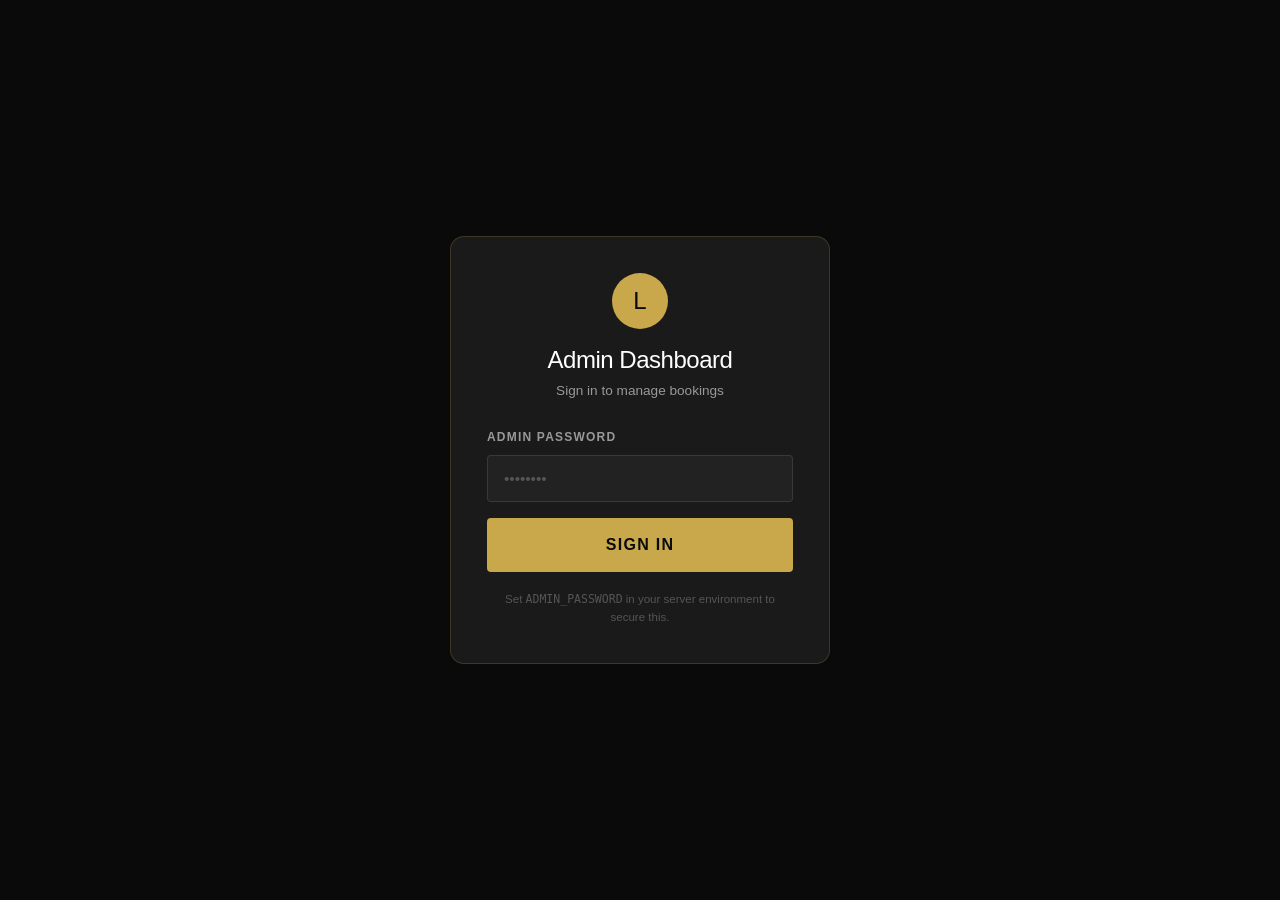
<file: admin.html>
<!DOCTYPE html>
<html lang="en">
<head>
  <meta charset="UTF-8" />
  <meta name="viewport" content="width=device-width, initial-scale=1.0" />
  <title>Admin — Luxlane Limo</title>
  <meta name="robots" content="noindex" />
  <link rel="stylesheet" href="assets/css/style.css" />
  <link rel="stylesheet" href="assets/css/admin.css" />
  <link rel="icon" href="data:image/svg+xml,<svg xmlns='http://www.w3.org/2000/svg' viewBox='0 0 32 32'><circle cx='16' cy='16' r='16' fill='%23c9a84c'/><text x='16' y='22' text-anchor='middle' font-size='18' font-weight='bold' fill='black'>L</text></svg>">
</head>
<body>

<!-- LOGIN -->
<div class="admin-login" id="adminLogin">
  <div class="admin-login-card">
    <div class="logo-icon" style="width:56px;height:56px;font-size:1.5rem;margin:0 auto 18px;">L</div>
    <h1 style="text-align:center;font-size:1.5rem;margin-bottom:6px;">Admin Dashboard</h1>
    <p style="text-align:center;color:var(--gray);font-size:0.85rem;margin-bottom:26px;">Sign in to manage bookings</p>
    <form id="adminLoginForm">
      <div class="form-group" style="margin-bottom:16px;">
        <label class="form-label">Admin Password</label>
        <input class="form-control" id="adminPassword" type="password" placeholder="••••••••" autocomplete="current-password" />
      </div>
      <button class="btn btn-primary btn-lg" type="submit" style="width:100%;justify-content:center;">Sign In</button>
    </form>
    <p style="text-align:center;font-size:0.72rem;color:var(--gray-dark);margin-top:18px;">Set <code>ADMIN_PASSWORD</code> in your server environment to secure this.</p>
  </div>
</div>

<!-- DASHBOARD -->
<div class="admin-app" id="adminApp" style="display:none;">
  <header class="admin-header">
    <div class="admin-brand"><div class="logo-icon" style="width:34px;height:34px;font-size:1rem;">L</div> LUXLANE <span style="color:var(--gray);font-weight:400;">Admin</span></div>
    <div style="display:flex;gap:10px;align-items:center;">
      <button class="btn btn-dark btn-sm" id="adminRefresh">↻ Refresh</button>
      <button class="btn btn-outline btn-sm" id="adminLogout">Sign Out</button>
    </div>
  </header>

  <div class="admin-body">
    <!-- STATS -->
    <div class="admin-stats" id="adminStats"></div>

    <!-- FILTERS -->
    <div class="admin-toolbar">
      <div class="admin-filters" id="adminFilters"></div>
      <input class="form-control admin-search" id="adminSearch" type="text" placeholder="Search ref, name, location…" />
    </div>

    <!-- BOOKINGS -->
    <div id="adminList"></div>
  </div>
</div>

<script src="assets/js/admin.js"></script>
</body>
</html>
</file>
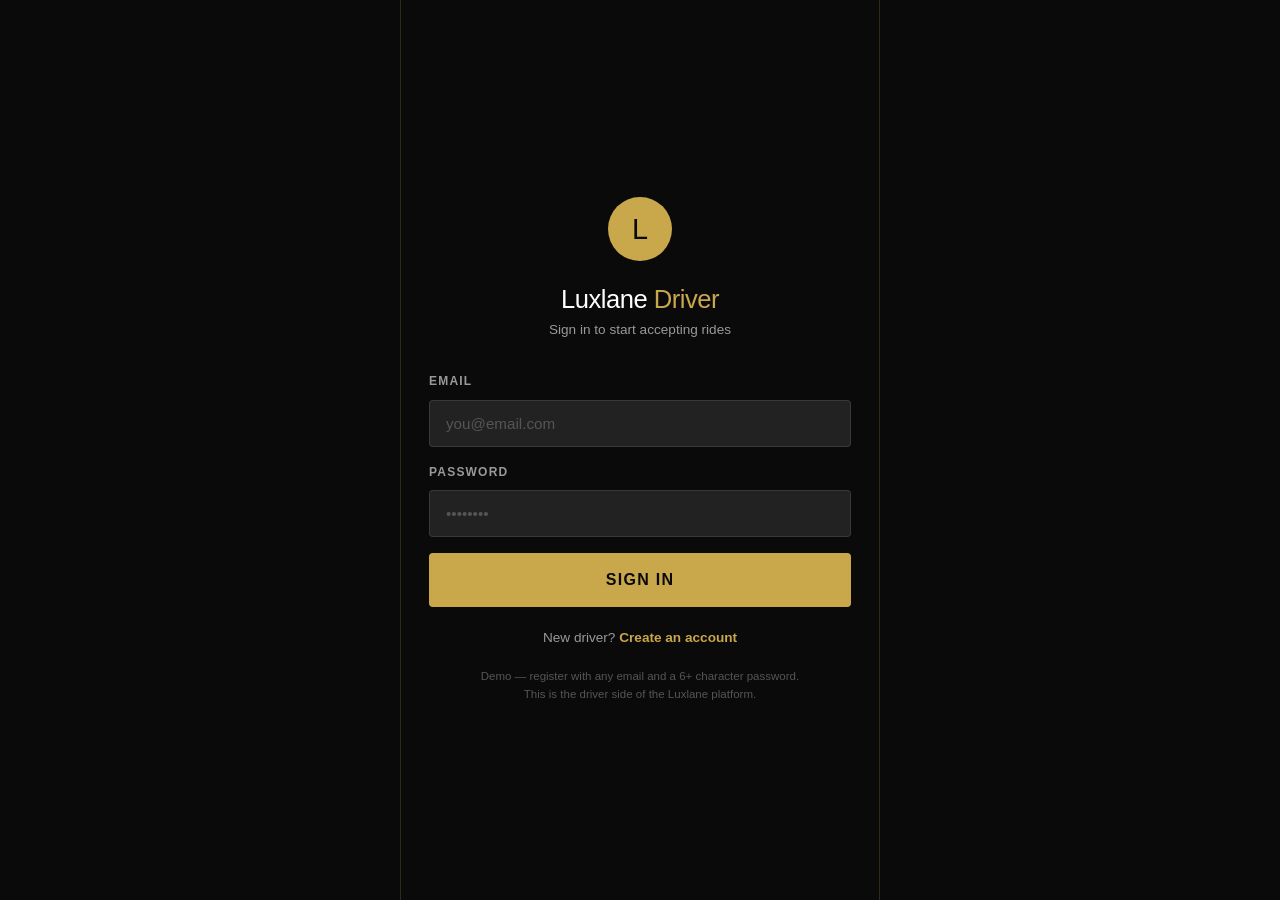
<file: driver.html>
<!DOCTYPE html>
<html lang="en">
<head>
  <meta charset="UTF-8" />
  <meta name="viewport" content="width=device-width, initial-scale=1.0, maximum-scale=1.0, user-scalable=no, viewport-fit=cover" />
  <title>Luxlane Driver</title>
  <meta name="theme-color" content="#0a0a0a" />
  <meta name="mobile-web-app-capable" content="yes" />
  <meta name="apple-mobile-web-app-capable" content="yes" />
  <meta name="apple-mobile-web-app-status-bar-style" content="black-translucent" />
  <link rel="manifest" href="manifest.webmanifest" />
  <link rel="apple-touch-icon" href="assets/img/icon.svg" />
  <link rel="icon" href="assets/img/icon.svg" />
  <link rel="stylesheet" href="assets/css/style.css" />
  <link rel="stylesheet" href="assets/css/driver.css" />
</head>
<body>
<div class="app">

  <!-- LOGIN -->
  <div class="login" id="login">
    <div class="logo-icon">L</div>
    <h1>Luxlane <span class="gold">Driver</span></h1>
    <p class="sub" id="driverAuthSub">Sign in to start accepting rides</p>
    <form id="loginForm">
      <div class="form-group" id="driverNameGroup" style="display:none;">
        <label class="form-label">Full Name</label>
        <input class="form-control" id="driverName" type="text" placeholder="e.g. Alex Carter" autocomplete="name" />
      </div>
      <div class="form-group">
        <label class="form-label">Email</label>
        <input class="form-control" id="driverEmail" type="email" placeholder="you@email.com" autocomplete="email" />
      </div>
      <div class="form-group">
        <label class="form-label">Password</label>
        <input class="form-control" id="driverPassword" type="password" placeholder="••••••••" autocomplete="current-password" />
      </div>
      <button class="btn btn-primary btn-lg" id="driverAuthSubmit" type="submit" style="width:100%;justify-content:center;">Sign In</button>
    </form>
    <p class="modal-switch" id="driverAuthSwitch" style="margin-top:20px;text-align:center;font-size:0.85rem;color:var(--gray);">
      New driver? <a id="driverAuthToggle" style="color:var(--gold);font-weight:600;cursor:pointer;">Create an account</a>
    </p>
    <p class="hint">Demo — register with any email and a 6+ character password.<br/>This is the driver side of the Luxlane platform.</p>
  </div>

  <!-- HEADER -->
  <div class="app-header">
    <div class="brand">
      <div class="logo-icon" style="width:34px;height:34px;font-size:1rem;">L</div>
      <div>LUXLANE<small>DRIVER</small></div>
    </div>
    <div class="online-toggle">
      <span class="online-label" id="onlineLabel">Offline</span>
      <div class="switch" id="onlineSwitch" role="switch" aria-checked="false"></div>
    </div>
  </div>

  <!-- BODY -->
  <div class="app-body" id="appBody">

    <!-- RIDES (available pool) -->
    <div class="view active" id="view-rides">
      <div class="status-banner" id="statusBanner">You're offline. Go online to receive ride requests.</div>
      <div class="tab-title">Available Rides</div>
      <div class="tab-sub" id="ridesSub">Accept a ride to add it to your schedule.</div>
      <div id="ridesList"></div>
    </div>

    <!-- ACTIVE (my accepted rides) -->
    <div class="view" id="view-active">
      <div class="tab-title">My Rides</div>
      <div class="tab-sub">Your accepted and in-progress trips.</div>
      <div id="activeList"></div>
    </div>

    <!-- EARNINGS -->
    <div class="view" id="view-earn">
      <div class="tab-title">Earnings</div>
      <div class="tab-sub">Completed trips and payouts.</div>
      <div class="earn-hero">
        <div class="big" id="earnTotal">$0.00</div>
        <div class="lbl">Total Earned</div>
      </div>
      <div class="earn-stats">
        <div class="earn-stat"><div class="n" id="earnTrips">0</div><div class="l">Trips Done</div></div>
        <div class="earn-stat"><div class="n" id="earnAvg">$0</div><div class="l">Avg / Trip</div></div>
      </div>
      <div id="earnList"></div>
    </div>

    <!-- PROFILE -->
    <div class="view" id="view-profile">
      <div class="tab-title">Profile</div>
      <div class="tab-sub">Your driver account.</div>
      <div class="ride-card">
        <div style="display:flex;align-items:center;gap:14px;margin-bottom:18px;">
          <div class="logo-icon" id="profAvatar" style="width:52px;height:52px;font-size:1.4rem;">D</div>
          <div>
            <div style="font-weight:600;font-size:1.05rem;" id="profName">Driver</div>
            <div style="font-size:0.78rem;color:var(--gray);" id="profId">—</div>
          </div>
        </div>
        <div class="ride-meta" style="border-top:none;padding-top:0;">
          <span>⭐ <b>4.9</b> rating</span>
          <span>🚗 <b id="profVehicle">Business Class</b></span>
          <span>✅ Verified</span>
        </div>
      </div>
      <button class="btn btn-outline" id="logoutBtn" style="width:100%;justify-content:center;">Sign Out</button>
    </div>

  </div>

  <!-- BOTTOM TABBAR -->
  <div class="tabbar" id="tabbar">
    <div class="tab active" data-view="rides"><span class="ic">🧭</span><span class="lab">Rides</span><span class="badge" id="ridesBadge" style="display:none;">0</span></div>
    <div class="tab" data-view="active"><span class="ic">🚘</span><span class="lab">My Rides</span><span class="badge" id="activeBadge" style="display:none;">0</span></div>
    <div class="tab" data-view="earn"><span class="ic">💰</span><span class="lab">Earnings</span></div>
    <div class="tab" data-view="profile"><span class="ic">👤</span><span class="lab">Profile</span></div>
  </div>

</div>

<script src="assets/js/driver.js"></script>
</body>
</html>
</file>
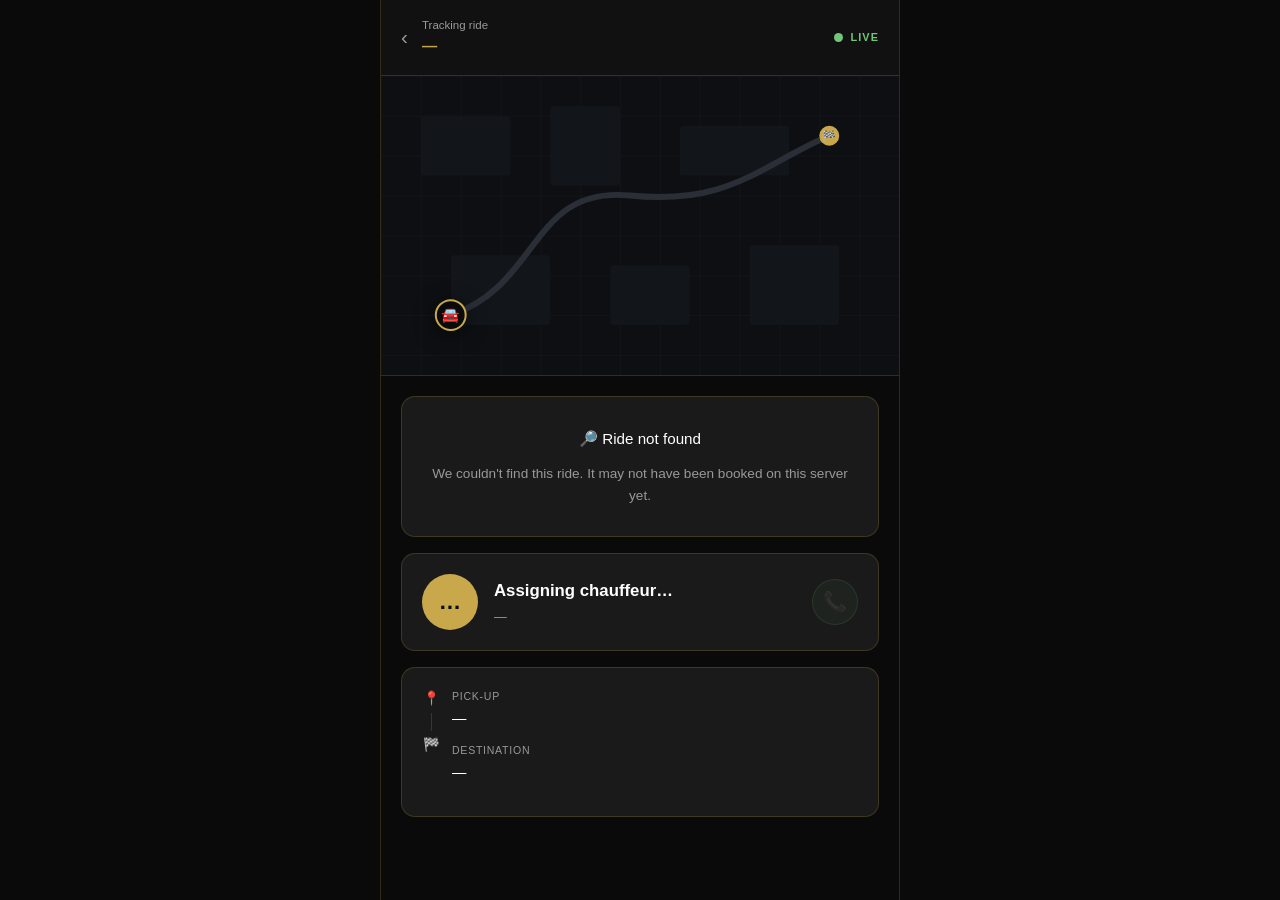
<file: track.html>
<!DOCTYPE html>
<html lang="en">
<head>
  <meta charset="UTF-8" />
  <meta name="viewport" content="width=device-width, initial-scale=1.0, viewport-fit=cover" />
  <title>Track Your Ride — Luxlane</title>
  <meta name="theme-color" content="#0a0a0a" />
  <link rel="stylesheet" href="assets/css/style.css" />
  <link rel="stylesheet" href="assets/css/track.css" />
  <link rel="icon" href="data:image/svg+xml,<svg xmlns='http://www.w3.org/2000/svg' viewBox='0 0 32 32'><circle cx='16' cy='16' r='16' fill='%23c9a84c'/><text x='16' y='22' text-anchor='middle' font-size='18' font-weight='bold' fill='black'>L</text></svg>">
</head>
<body>
<div class="track-app">

  <!-- HEADER -->
  <div class="track-header">
    <a class="track-back" href="trips.html" title="Back to trips">‹</a>
    <div class="ref">Tracking ride<b id="trackRef">—</b></div>
    <div class="live-dot"><span class="blip"></span> Live</div>
  </div>

  <!-- LIVE MAP -->
  <div class="track-map">
    <svg viewBox="0 0 520 300" xmlns="http://www.w3.org/2000/svg">
      <defs>
        <pattern id="streets" width="40" height="40" patternUnits="userSpaceOnUse">
          <rect width="40" height="40" fill="#0d0f12"/>
          <path d="M0 0H40M0 0V40" stroke="#16191e" stroke-width="1"/>
        </pattern>
      </defs>
      <rect width="520" height="300" fill="url(#streets)"/>
      <!-- a few decorative "blocks" -->
      <g fill="#12151a">
        <rect x="40" y="40" width="90" height="60" rx="4"/>
        <rect x="170" y="30" width="70" height="80" rx="4"/>
        <rect x="300" y="50" width="110" height="50" rx="4"/>
        <rect x="70" y="180" width="100" height="70" rx="4"/>
        <rect x="230" y="190" width="80" height="60" rx="4"/>
        <rect x="370" y="170" width="90" height="80" rx="4"/>
      </g>

      <!-- route path (base + traveled overlay) -->
      <path id="routeBase" d="M70 240 C 160 210, 150 110, 250 120 S 380 90, 450 60"
            fill="none" stroke="#2a2f37" stroke-width="6" stroke-linecap="round"/>
      <path id="routeProg" d="M70 240 C 160 210, 150 110, 250 120 S 380 90, 450 60"
            fill="none" stroke="#c9a84c" stroke-width="6" stroke-linecap="round"/>

      <!-- pins -->
      <g id="startPin" transform="translate(70,240)">
        <circle r="9" fill="#0a0a0a" stroke="#c9a84c" stroke-width="3"/>
        <circle r="3" fill="#c9a84c"/>
      </g>
      <g id="endPin" transform="translate(450,60)">
        <circle r="10" fill="#c9a84c"/>
        <text x="0" y="4" text-anchor="middle" font-size="11" fill="#0a0a0a">🏁</text>
      </g>

      <!-- car marker -->
      <g id="carMarker" class="car-marker" transform="translate(70,240)">
        <g class="car-bubble" transform="translate(-15,-15)">
          <circle cx="15" cy="15" r="15" fill="#0a0a0a" stroke="#c9a84c" stroke-width="2"/>
          <text x="15" y="20" text-anchor="middle" font-size="15">🚘</text>
        </g>
      </g>
    </svg>
  </div>

  <!-- BODY -->
  <div class="track-body">

    <!-- waiting (no driver yet) -->
    <div class="eta-card track-waiting" id="waitingCard" style="display:none;">
      <div class="eta-status">⏳ Finding your chauffeur…</div>
      <div class="text-gray" style="font-size:0.85rem;">We're assigning a professional driver to your ride. This page will update automatically.</div>
    </div>

    <!-- live status -->
    <div class="eta-card" id="etaCard" style="display:none;">
      <div class="eta-status" id="etaStatus">Connecting…</div>
      <div class="eta-num"><span id="etaNum">—</span> <small id="etaUnit">min away</small></div>
      <div class="eta-prog"><div class="bar" id="etaBar"></div></div>
    </div>

    <!-- completed -->
    <div class="eta-card track-done" id="doneCard" style="display:none;">
      <div class="ic">🎉</div>
      <div class="eta-status">You've <span class="em">arrived</span>!</div>
      <div class="text-gray" style="font-size:0.85rem;">Thank you for riding with Luxlane. We hope to see you again soon.</div>
    </div>

    <!-- driver -->
    <div class="driver-card" id="driverCard">
      <div class="driver-avatar" id="driverAvatar">…</div>
      <div class="driver-info">
        <div class="name" id="driverName">Assigning chauffeur…</div>
        <div class="meta" id="driverMeta">—</div>
        <span class="plate" id="driverPlate" style="display:none;"></span>
      </div>
      <a class="driver-call disabled" id="driverCall" href="#" title="Call chauffeur">📞</a>
    </div>

    <!-- route -->
    <div class="route-detail">
      <div class="row">
        <div style="display:flex;flex-direction:column;align-items:center;">
          <span class="pin">📍</span><span class="line"></span><span class="pin">🏁</span>
        </div>
        <div>
          <div class="addr"><small id="startLabel">Pick-up</small><span id="trackPickup">—</span></div>
          <div class="addr"><small id="endLabel">Destination</small><span id="trackDropoff">—</span></div>
        </div>
      </div>
    </div>

  </div>
</div>

<script src="assets/js/track.js"></script>
</body>
</html>
</file>
<file: assets/css/style.css>
/* ===========================
   BLACKLANE CLONE — STYLESHEET
   =========================== */

:root {
  --black: #0a0a0a;
  --dark: #111111;
  --dark-2: #1a1a1a;
  --dark-3: #222222;
  --gold: #c9a84c;
  --gold-light: #e2c16a;
  --gold-dark: #9e7e35;
  --white: #ffffff;
  --gray-light: #f5f5f5;
  --gray: #999999;
  --gray-dark: #555555;
  --border: rgba(201, 168, 76, 0.2);
  --shadow: 0 20px 60px rgba(0,0,0,0.5);
  --radius: 4px;
  --font-main: 'Helvetica Neue', Helvetica, Arial, sans-serif;
  --transition: all 0.3s cubic-bezier(0.4, 0, 0.2, 1);
}

*, *::before, *::after { box-sizing: border-box; margin: 0; padding: 0; }

html { scroll-behavior: smooth; font-size: 16px; }

body {
  font-family: var(--font-main);
  background: var(--black);
  color: var(--white);
  line-height: 1.6;
  overflow-x: hidden;
}

a { text-decoration: none; color: inherit; transition: var(--transition); }
img { max-width: 100%; display: block; }
ul { list-style: none; }
button { cursor: pointer; border: none; background: none; font-family: inherit; }

/* ===== TYPOGRAPHY ===== */
h1 { font-size: clamp(2.2rem, 5vw, 4rem); font-weight: 300; letter-spacing: -0.02em; line-height: 1.1; }
h2 { font-size: clamp(1.8rem, 3.5vw, 2.8rem); font-weight: 300; letter-spacing: -0.01em; }
h3 { font-size: clamp(1.2rem, 2vw, 1.5rem); font-weight: 400; }
h4 { font-size: 1rem; font-weight: 600; text-transform: uppercase; letter-spacing: 0.1em; }

.gold { color: var(--gold); }
.text-center { text-align: center; }
.text-gray { color: var(--gray); }

/* ===== LAYOUT ===== */
.container { max-width: 1280px; margin: 0 auto; padding: 0 24px; }
.section { padding: 100px 0; }
.section-sm { padding: 60px 0; }

/* ===== BUTTONS ===== */
.btn {
  display: inline-flex;
  align-items: center;
  gap: 8px;
  padding: 14px 32px;
  font-size: 0.875rem;
  font-weight: 600;
  letter-spacing: 0.08em;
  text-transform: uppercase;
  border-radius: var(--radius);
  transition: var(--transition);
  white-space: nowrap;
}

.btn-primary {
  background: var(--gold);
  color: var(--black);
}
.btn-primary:hover { background: var(--gold-light); transform: translateY(-1px); box-shadow: 0 8px 24px rgba(201,168,76,0.4); }

.btn-outline {
  border: 1px solid var(--gold);
  color: var(--gold);
  background: transparent;
}
.btn-outline:hover { background: var(--gold); color: var(--black); }

.btn-white {
  background: var(--white);
  color: var(--black);
}
.btn-white:hover { background: var(--gray-light); transform: translateY(-1px); }

.btn-dark {
  background: var(--dark-3);
  color: var(--white);
  border: 1px solid rgba(255,255,255,0.1);
}
.btn-dark:hover { background: var(--dark-2); border-color: var(--gold); color: var(--gold); }

.btn-lg { padding: 18px 40px; font-size: 1rem; }
.btn-sm { padding: 10px 20px; font-size: 0.8rem; }

/* ===== NAVBAR ===== */
.navbar {
  position: fixed;
  top: 0; left: 0; right: 0;
  z-index: 1000;
  padding: 0 24px;
  transition: var(--transition);
}

.navbar.scrolled {
  background: rgba(10,10,10,0.97);
  backdrop-filter: blur(20px);
  border-bottom: 1px solid var(--border);
}

.navbar-inner {
  max-width: 1280px;
  margin: 0 auto;
  height: 72px;
  display: flex;
  align-items: center;
  justify-content: space-between;
}

.navbar-logo {
  display: flex;
  align-items: center;
  gap: 10px;
  font-size: 1.4rem;
  font-weight: 700;
  letter-spacing: 0.05em;
}

.logo-icon {
  width: 36px;
  height: 36px;
  background: var(--gold);
  border-radius: 50%;
  display: flex;
  align-items: center;
  justify-content: center;
  color: var(--black);
  font-size: 1.1rem;
}

.navbar-nav {
  display: flex;
  align-items: center;
  gap: 36px;
}

.navbar-nav a {
  font-size: 0.85rem;
  font-weight: 500;
  letter-spacing: 0.05em;
  text-transform: uppercase;
  color: rgba(255,255,255,0.8);
  position: relative;
}

.navbar-nav a::after {
  content: '';
  position: absolute;
  bottom: -4px; left: 0;
  width: 0; height: 1px;
  background: var(--gold);
  transition: var(--transition);
}

.navbar-nav a:hover { color: var(--white); }
.navbar-nav a:hover::after { width: 100%; }
.navbar-nav a.active { color: var(--gold); }

.navbar-actions {
  display: flex;
  align-items: center;
  gap: 12px;
}

.hamburger {
  display: none;
  flex-direction: column;
  gap: 5px;
  cursor: pointer;
  padding: 4px;
}

.hamburger span {
  display: block;
  width: 24px;
  height: 2px;
  background: var(--white);
  transition: var(--transition);
}

/* ===== MOBILE MENU ===== */
.mobile-menu {
  display: none;
  position: fixed;
  inset: 0;
  background: var(--black);
  z-index: 999;
  flex-direction: column;
  align-items: center;
  justify-content: center;
  gap: 32px;
  opacity: 0;
  pointer-events: none;
  transition: opacity 0.3s ease;
}

.mobile-menu.open {
  display: flex;
  opacity: 1;
  pointer-events: all;
}

.mobile-menu a {
  font-size: 1.8rem;
  font-weight: 300;
  letter-spacing: 0.05em;
  color: rgba(255,255,255,0.7);
}

.mobile-menu a:hover { color: var(--gold); }

.mobile-close {
  position: absolute;
  top: 24px; right: 24px;
  font-size: 2rem;
  color: var(--white);
  cursor: pointer;
}

/* ===== HERO ===== */
.hero {
  position: relative;
  min-height: 100vh;
  display: flex;
  align-items: center;
  overflow: hidden;
}

.hero-bg {
  position: absolute;
  inset: 0;
  background: linear-gradient(135deg, #0a0a0a 0%, #1a1208 50%, #0a0a0a 100%);
}

.hero-bg::before {
  content: '';
  position: absolute;
  inset: 0;
  background: url("data:image/svg+xml,%3Csvg width='60' height='60' viewBox='0 0 60 60' xmlns='http://www.w3.org/2000/svg'%3E%3Cg fill='none' fill-rule='evenodd'%3E%3Cg fill='%23c9a84c' fill-opacity='0.03'%3E%3Cpath d='M36 34v-4h-2v4h-4v2h4v4h2v-4h4v-2h-4zm0-30V0h-2v4h-4v2h4v4h2V6h4V4h-4zM6 34v-4H4v4H0v2h4v4h2v-4h4v-2H6zM6 4V0H4v4H0v2h4v4h2V6h4V4H6z'/%3E%3C/g%3E%3C/g%3E%3C/svg%3E");
}

.hero-image {
  position: absolute;
  right: 0; top: 0; bottom: 0;
  width: 55%;
  background: linear-gradient(to right, #0a0a0a, transparent),
    url('data:image/svg+xml,<svg xmlns="http://www.w3.org/2000/svg" viewBox="0 0 800 600"><rect fill="%231a1208" width="800" height="600"/><ellipse cx="400" cy="450" rx="350" ry="80" fill="%230a0a0a" opacity="0.8"/><rect x="150" y="250" width="500" height="120" rx="20" fill="%23222"/><rect x="180" y="220" width="440" height="60" rx="15" fill="%231a1a1a"/><circle cx="220" cy="380" r="45" fill="%23111" stroke="%23c9a84c" stroke-width="2"/><circle cx="220" cy="380" r="25" fill="%230a0a0a"/><circle cx="580" cy="380" r="45" fill="%23111" stroke="%23c9a84c" stroke-width="2"/><circle cx="580" cy="380" r="25" fill="%230a0a0a"/></svg>');
  background-size: cover;
  background-position: center;
  opacity: 0.4;
}

.hero-content {
  position: relative;
  z-index: 2;
  max-width: 1280px;
  margin: 0 auto;
  padding: 120px 24px 80px;
  width: 100%;
}

.hero-eyebrow {
  display: inline-flex;
  align-items: center;
  gap: 12px;
  font-size: 0.8rem;
  font-weight: 600;
  letter-spacing: 0.2em;
  text-transform: uppercase;
  color: var(--gold);
  margin-bottom: 24px;
}

.hero-eyebrow::before {
  content: '';
  display: block;
  width: 40px;
  height: 1px;
  background: var(--gold);
}

.hero h1 {
  max-width: 700px;
  margin-bottom: 24px;
}

.hero p {
  font-size: 1.15rem;
  color: rgba(255,255,255,0.65);
  max-width: 480px;
  margin-bottom: 48px;
  line-height: 1.8;
}

/* ===== BOOKING WIDGET ===== */
.booking-widget {
  background: var(--dark-2);
  border: 1px solid var(--border);
  border-radius: 8px;
  padding: 32px;
  max-width: 900px;
  box-shadow: var(--shadow);
}

.booking-tabs {
  display: flex;
  gap: 0;
  margin-bottom: 28px;
  border-bottom: 1px solid rgba(255,255,255,0.1);
}

.booking-tab {
  padding: 12px 24px;
  font-size: 0.85rem;
  font-weight: 600;
  letter-spacing: 0.05em;
  text-transform: uppercase;
  color: var(--gray);
  cursor: pointer;
  border-bottom: 2px solid transparent;
  margin-bottom: -1px;
  transition: var(--transition);
}

.booking-tab.active { color: var(--gold); border-bottom-color: var(--gold); }
.booking-tab:hover { color: var(--white); }

.booking-form {
  display: grid;
  grid-template-columns: 1fr 1fr 1fr auto;
  gap: 16px;
  align-items: end;
}

.form-group { display: flex; flex-direction: column; gap: 8px; }

.form-label {
  font-size: 0.75rem;
  font-weight: 600;
  letter-spacing: 0.1em;
  text-transform: uppercase;
  color: var(--gray);
}

.form-control {
  background: var(--dark-3);
  border: 1px solid rgba(255,255,255,0.1);
  border-radius: var(--radius);
  padding: 14px 16px;
  font-size: 0.95rem;
  color: var(--white);
  font-family: inherit;
  transition: var(--transition);
  outline: none;
  width: 100%;
}

.form-control:focus { border-color: var(--gold); background: rgba(201,168,76,0.05); }
.form-control::placeholder { color: var(--gray-dark); }

.form-control option { background: var(--dark-3); }

.form-icon-group { position: relative; }
.form-icon-group .form-control { padding-left: 44px; }
.form-icon-group .icon {
  position: absolute;
  left: 14px;
  top: 50%;
  transform: translateY(-50%);
  color: var(--gold);
  font-size: 1rem;
}

/* ===== STATS BAR ===== */
.stats-bar {
  background: var(--dark-2);
  border-top: 1px solid var(--border);
  border-bottom: 1px solid var(--border);
  padding: 40px 0;
}

.stats-grid {
  display: grid;
  grid-template-columns: repeat(4, 1fr);
  gap: 0;
  text-align: center;
}

.stat-item {
  padding: 20px 40px;
  border-right: 1px solid var(--border);
}

.stat-item:last-child { border-right: none; }

.stat-number {
  font-size: 2.5rem;
  font-weight: 300;
  color: var(--gold);
  display: block;
  line-height: 1;
  margin-bottom: 8px;
}

.stat-label {
  font-size: 0.8rem;
  font-weight: 500;
  letter-spacing: 0.1em;
  text-transform: uppercase;
  color: var(--gray);
}

/* ===== SERVICES ===== */
.services-grid {
  display: grid;
  grid-template-columns: repeat(3, 1fr);
  gap: 2px;
  margin-top: 60px;
}

.service-card {
  background: var(--dark-2);
  padding: 48px 36px;
  transition: var(--transition);
  cursor: pointer;
  position: relative;
  overflow: hidden;
}

.service-card::before {
  content: '';
  position: absolute;
  bottom: 0; left: 0;
  width: 100%; height: 2px;
  background: var(--gold);
  transform: scaleX(0);
  transform-origin: left;
  transition: var(--transition);
}

.service-card:hover { background: var(--dark-3); }
.service-card:hover::before { transform: scaleX(1); }

.service-icon {
  width: 56px;
  height: 56px;
  background: rgba(201,168,76,0.1);
  border-radius: 50%;
  display: flex;
  align-items: center;
  justify-content: center;
  font-size: 1.5rem;
  margin-bottom: 24px;
  transition: var(--transition);
}

.service-card:hover .service-icon {
  background: var(--gold);
  color: var(--black);
}

.service-card h3 { margin-bottom: 12px; font-weight: 500; }
.service-card p { color: var(--gray); font-size: 0.9rem; line-height: 1.8; margin-bottom: 20px; }
.service-link { font-size: 0.8rem; font-weight: 600; letter-spacing: 0.08em; text-transform: uppercase; color: var(--gold); display: flex; align-items: center; gap: 6px; }

/* ===== FLEET ===== */
.fleet-section { background: var(--dark); }

.section-header {
  display: flex;
  justify-content: space-between;
  align-items: flex-end;
  margin-bottom: 60px;
}

.section-label {
  display: inline-flex;
  align-items: center;
  gap: 12px;
  font-size: 0.75rem;
  font-weight: 600;
  letter-spacing: 0.2em;
  text-transform: uppercase;
  color: var(--gold);
  margin-bottom: 16px;
}

.section-label::before {
  content: '';
  display: block;
  width: 32px;
  height: 1px;
  background: var(--gold);
}

.fleet-tabs {
  display: flex;
  gap: 0;
  background: var(--dark-2);
  border: 1px solid var(--border);
  border-radius: var(--radius);
  padding: 4px;
  margin-bottom: 40px;
}

.fleet-tab {
  flex: 1;
  padding: 12px 20px;
  font-size: 0.8rem;
  font-weight: 600;
  letter-spacing: 0.06em;
  text-transform: uppercase;
  color: var(--gray);
  border-radius: 2px;
  cursor: pointer;
  text-align: center;
  transition: var(--transition);
}

.fleet-tab.active {
  background: var(--gold);
  color: var(--black);
}

.fleet-grid {
  display: grid;
  grid-template-columns: repeat(3, 1fr);
  gap: 24px;
}

.fleet-card {
  background: var(--dark-2);
  border: 1px solid var(--border);
  border-radius: 8px;
  overflow: hidden;
  transition: var(--transition);
}

.fleet-card:hover { border-color: var(--gold); transform: translateY(-4px); box-shadow: 0 20px 40px rgba(0,0,0,0.4); }

.fleet-card-image {
  height: 200px;
  background: var(--dark-3);
  display: flex;
  align-items: center;
  justify-content: center;
  overflow: hidden;
  position: relative;
}

.fleet-card-image svg { width: 80%; height: 80%; }

.fleet-badge {
  position: absolute;
  top: 16px; right: 16px;
  background: var(--gold);
  color: var(--black);
  font-size: 0.7rem;
  font-weight: 700;
  letter-spacing: 0.08em;
  text-transform: uppercase;
  padding: 4px 10px;
  border-radius: 2px;
}

.fleet-card-body { padding: 24px; }

.fleet-card-header {
  display: flex;
  justify-content: space-between;
  align-items: flex-start;
  margin-bottom: 16px;
}

.fleet-card-header h3 { font-size: 1.1rem; font-weight: 600; margin-bottom: 4px; }
.fleet-card-header p { font-size: 0.8rem; color: var(--gray); }

.fleet-price { text-align: right; }
.fleet-price .from { font-size: 0.7rem; color: var(--gray); display: block; }
.fleet-price .amount { font-size: 1.4rem; font-weight: 600; color: var(--gold); }

.fleet-features {
  display: flex;
  gap: 16px;
  margin-bottom: 20px;
  padding-bottom: 20px;
  border-bottom: 1px solid rgba(255,255,255,0.06);
}

.fleet-feature {
  display: flex;
  align-items: center;
  gap: 6px;
  font-size: 0.8rem;
  color: var(--gray);
}

.fleet-feature span:first-child { color: var(--gold); }

/* ===== HOW IT WORKS ===== */
.how-it-works { background: var(--black); }

.steps-grid {
  display: grid;
  grid-template-columns: repeat(4, 1fr);
  gap: 40px;
  margin-top: 60px;
  position: relative;
}

.steps-grid::before {
  content: '';
  position: absolute;
  top: 28px;
  left: 12.5%;
  right: 12.5%;
  height: 1px;
  background: var(--border);
}

.step {
  text-align: center;
  position: relative;
}

.step-number {
  width: 56px;
  height: 56px;
  border-radius: 50%;
  background: var(--dark-2);
  border: 1px solid var(--border);
  display: flex;
  align-items: center;
  justify-content: center;
  font-size: 1.2rem;
  font-weight: 700;
  color: var(--gold);
  margin: 0 auto 24px;
  position: relative;
  z-index: 1;
}

.step h3 { font-size: 1rem; font-weight: 600; margin-bottom: 12px; }
.step p { font-size: 0.875rem; color: var(--gray); line-height: 1.7; }

/* ===== TESTIMONIALS ===== */
.testimonials { background: var(--dark-2); }

.testimonials-grid {
  display: grid;
  grid-template-columns: repeat(3, 1fr);
  gap: 24px;
  margin-top: 60px;
}

.testimonial-card {
  background: var(--dark-3);
  border: 1px solid var(--border);
  border-radius: 8px;
  padding: 36px;
  position: relative;
}

.testimonial-card::before {
  content: '"';
  position: absolute;
  top: 20px; right: 28px;
  font-size: 5rem;
  line-height: 1;
  color: var(--gold);
  opacity: 0.15;
  font-family: Georgia, serif;
}

.stars {
  display: flex;
  gap: 4px;
  margin-bottom: 20px;
}

.star { color: var(--gold); font-size: 0.9rem; }

.testimonial-text {
  font-size: 0.9rem;
  line-height: 1.8;
  color: rgba(255,255,255,0.8);
  margin-bottom: 24px;
}

.testimonial-author {
  display: flex;
  align-items: center;
  gap: 14px;
}

.author-avatar {
  width: 44px;
  height: 44px;
  border-radius: 50%;
  background: var(--gold);
  display: flex;
  align-items: center;
  justify-content: center;
  font-weight: 700;
  font-size: 0.9rem;
  color: var(--black);
  flex-shrink: 0;
}

.author-name { font-size: 0.9rem; font-weight: 600; margin-bottom: 2px; }
.author-role { font-size: 0.78rem; color: var(--gray); }

/* ===== APP PROMO ===== */
.app-promo {
  background: linear-gradient(135deg, var(--dark-2) 0%, rgba(201,168,76,0.05) 100%);
  border-top: 1px solid var(--border);
  border-bottom: 1px solid var(--border);
}

.app-promo-inner {
  display: grid;
  grid-template-columns: 1fr 1fr;
  gap: 80px;
  align-items: center;
}

.app-promo h2 { margin-bottom: 20px; }
.app-promo p { color: var(--gray); line-height: 1.8; margin-bottom: 36px; }

.app-buttons { display: flex; gap: 16px; flex-wrap: wrap; }

.app-btn {
  display: flex;
  align-items: center;
  gap: 12px;
  background: var(--dark-3);
  border: 1px solid rgba(255,255,255,0.15);
  border-radius: 8px;
  padding: 12px 20px;
  transition: var(--transition);
}

.app-btn:hover { border-color: var(--gold); }
.app-btn .app-icon { font-size: 1.8rem; }
.app-btn .app-text .top { font-size: 0.65rem; color: var(--gray); display: block; }
.app-btn .app-text .bottom { font-size: 0.9rem; font-weight: 600; }

.app-mockup {
  position: relative;
  height: 400px;
  display: flex;
  align-items: center;
  justify-content: center;
}

.phone-frame {
  width: 200px;
  height: 360px;
  background: var(--dark-3);
  border: 2px solid rgba(255,255,255,0.1);
  border-radius: 28px;
  padding: 16px;
  position: relative;
  box-shadow: 0 40px 80px rgba(0,0,0,0.6), 0 0 0 1px rgba(201,168,76,0.1);
}

.phone-screen {
  width: 100%;
  height: 100%;
  background: var(--dark-2);
  border-radius: 16px;
  overflow: hidden;
  display: flex;
  flex-direction: column;
}

.phone-status {
  height: 24px;
  background: var(--black);
  display: flex;
  align-items: center;
  justify-content: center;
}

.phone-status::after { content: ''; width: 60px; height: 4px; background: var(--dark-3); border-radius: 2px; }

.phone-content { flex: 1; padding: 12px; display: flex; flex-direction: column; gap: 8px; }
.phone-header { width: 70%; height: 20px; background: var(--gold); border-radius: 4px; opacity: 0.8; }
.phone-map { flex: 1; background: var(--dark-3); border-radius: 8px; }
.phone-card { height: 60px; background: rgba(201,168,76,0.1); border: 1px solid var(--border); border-radius: 8px; }

/* ===== CORPORATE ===== */
.corporate-banner {
  background: var(--gold);
  color: var(--black);
  padding: 80px 0;
  text-align: center;
}

.corporate-banner h2 { color: var(--black); margin-bottom: 16px; }
.corporate-banner p { color: rgba(0,0,0,0.7); max-width: 560px; margin: 0 auto 36px; font-size: 1.05rem; }

/* ===== FOOTER ===== */
.footer {
  background: var(--black);
  border-top: 1px solid var(--border);
  padding: 80px 0 40px;
}

.footer-top {
  display: grid;
  grid-template-columns: 2fr 1fr 1fr 1fr;
  gap: 60px;
  margin-bottom: 60px;
}

.footer-brand p {
  color: var(--gray);
  font-size: 0.875rem;
  line-height: 1.8;
  margin: 20px 0 28px;
  max-width: 300px;
}

.footer-social { display: flex; gap: 12px; }

.social-link {
  width: 36px;
  height: 36px;
  border-radius: 50%;
  border: 1px solid rgba(255,255,255,0.1);
  display: flex;
  align-items: center;
  justify-content: center;
  font-size: 0.9rem;
  color: var(--gray);
  transition: var(--transition);
}

.social-link:hover { border-color: var(--gold); color: var(--gold); }

.footer-col h4 {
  font-size: 0.75rem;
  font-weight: 700;
  letter-spacing: 0.15em;
  text-transform: uppercase;
  color: var(--gold);
  margin-bottom: 24px;
}

.footer-col ul { display: flex; flex-direction: column; gap: 12px; }
.footer-col li a { font-size: 0.875rem; color: var(--gray); }
.footer-col li a:hover { color: var(--white); }

.footer-bottom {
  border-top: 1px solid var(--border);
  padding-top: 32px;
  display: flex;
  justify-content: space-between;
  align-items: center;
}

.footer-bottom p { font-size: 0.8rem; color: var(--gray-dark); }
.footer-legal { display: flex; gap: 24px; }
.footer-legal a { font-size: 0.8rem; color: var(--gray-dark); }
.footer-legal a:hover { color: var(--gold); }

/* ===== PAGE HERO (inner pages) ===== */
.page-hero {
  padding: 160px 0 80px;
  background: linear-gradient(180deg, var(--dark-2) 0%, var(--black) 100%);
  text-align: center;
  border-bottom: 1px solid var(--border);
}

.page-hero h1 { margin-bottom: 20px; }
.page-hero p { color: var(--gray); font-size: 1.1rem; max-width: 560px; margin: 0 auto; }

/* ===== BOOKING PAGE ===== */
.booking-page { padding: 60px 0 100px; }

.booking-layout {
  display: grid;
  grid-template-columns: 1fr 380px;
  gap: 40px;
  align-items: start;
}

.booking-steps {
  display: flex;
  gap: 0;
  margin-bottom: 40px;
  counter-reset: step;
}

.booking-step {
  flex: 1;
  display: flex;
  align-items: center;
  gap: 12px;
  padding: 20px 24px;
  background: var(--dark-2);
  border: 1px solid var(--border);
  font-size: 0.8rem;
  font-weight: 600;
  text-transform: uppercase;
  letter-spacing: 0.08em;
  color: var(--gray);
  cursor: pointer;
  transition: var(--transition);
}

.booking-step + .booking-step { border-left: none; }
.booking-step.active { background: var(--dark-3); color: var(--white); border-color: var(--gold); }
.booking-step.completed { color: var(--gold); }

.step-dot {
  width: 28px;
  height: 28px;
  border-radius: 50%;
  background: rgba(255,255,255,0.05);
  border: 1px solid var(--border);
  display: flex;
  align-items: center;
  justify-content: center;
  font-size: 0.75rem;
  font-weight: 700;
  flex-shrink: 0;
}

.booking-step.active .step-dot { background: var(--gold); border-color: var(--gold); color: var(--black); }
.booking-step.completed .step-dot { background: var(--gold); border-color: var(--gold); color: var(--black); }

.booking-panel {
  background: var(--dark-2);
  border: 1px solid var(--border);
  border-radius: 8px;
  padding: 36px;
}

.booking-panel h2 { font-size: 1.5rem; margin-bottom: 8px; }
.booking-panel .subtitle { color: var(--gray); font-size: 0.9rem; margin-bottom: 32px; }

.form-row {
  display: grid;
  grid-template-columns: 1fr 1fr;
  gap: 16px;
  margin-bottom: 16px;
}

.form-full { margin-bottom: 16px; }

.form-divider {
  font-size: 0.75rem;
  font-weight: 600;
  letter-spacing: 0.1em;
  text-transform: uppercase;
  color: var(--gold);
  margin: 28px 0 16px;
  display: flex;
  align-items: center;
  gap: 12px;
}

.form-divider::before, .form-divider::after {
  content: '';
  flex: 1;
  height: 1px;
  background: var(--border);
}

/* Order Summary */
.order-summary {
  background: var(--dark-2);
  border: 1px solid var(--border);
  border-radius: 8px;
  padding: 28px;
  position: sticky;
  top: 100px;
}

.order-summary h3 {
  font-size: 1rem;
  font-weight: 600;
  margin-bottom: 24px;
  padding-bottom: 16px;
  border-bottom: 1px solid var(--border);
}

.summary-item {
  display: flex;
  justify-content: space-between;
  align-items: flex-start;
  margin-bottom: 16px;
  font-size: 0.875rem;
}

.summary-item .label { color: var(--gray); }
.summary-item .value { font-weight: 500; text-align: right; max-width: 180px; }

.summary-total {
  border-top: 1px solid var(--border);
  padding-top: 16px;
  margin-top: 8px;
  display: flex;
  justify-content: space-between;
  align-items: center;
}

.summary-total .label { font-weight: 600; }
.summary-total .value { font-size: 1.4rem; font-weight: 600; color: var(--gold); }

.trust-badges {
  margin-top: 24px;
  padding-top: 24px;
  border-top: 1px solid var(--border);
  display: flex;
  flex-direction: column;
  gap: 10px;
}

.trust-badge {
  display: flex;
  align-items: center;
  gap: 10px;
  font-size: 0.8rem;
  color: var(--gray);
}

.trust-badge .icon { color: var(--gold); font-size: 1rem; }

/* ===== FLEET PAGE ===== */
.fleet-filter-bar {
  background: var(--dark-2);
  border-bottom: 1px solid var(--border);
  padding: 20px 0;
  position: sticky;
  top: 72px;
  z-index: 10;
}

.filter-row {
  display: flex;
  align-items: center;
  gap: 16px;
  flex-wrap: wrap;
}

.filter-label {
  font-size: 0.75rem;
  font-weight: 600;
  letter-spacing: 0.1em;
  text-transform: uppercase;
  color: var(--gray);
  white-space: nowrap;
}

.filter-pills { display: flex; gap: 8px; flex-wrap: wrap; }

.filter-pill {
  padding: 8px 18px;
  font-size: 0.8rem;
  font-weight: 500;
  border-radius: 100px;
  border: 1px solid rgba(255,255,255,0.12);
  color: var(--gray);
  cursor: pointer;
  transition: var(--transition);
}

.filter-pill.active, .filter-pill:hover {
  background: var(--gold);
  border-color: var(--gold);
  color: var(--black);
}

.fleet-full-grid {
  display: grid;
  grid-template-columns: repeat(3, 1fr);
  gap: 24px;
  padding: 60px 0;
}

.fleet-detail-card {
  background: var(--dark-2);
  border: 1px solid var(--border);
  border-radius: 8px;
  overflow: hidden;
  transition: var(--transition);
}

.fleet-detail-card:hover { border-color: var(--gold); box-shadow: 0 20px 40px rgba(0,0,0,0.4); }

.fleet-detail-image {
  height: 220px;
  background: var(--dark-3);
  display: flex;
  align-items: center;
  justify-content: center;
  position: relative;
}

.fleet-detail-body { padding: 28px; }
.fleet-detail-body h3 { font-size: 1.2rem; margin-bottom: 6px; }
.fleet-detail-body .category { font-size: 0.8rem; color: var(--gold); text-transform: uppercase; letter-spacing: 0.1em; margin-bottom: 16px; }

.fleet-specs {
  display: grid;
  grid-template-columns: 1fr 1fr;
  gap: 12px;
  margin-bottom: 24px;
  padding: 16px;
  background: var(--dark-3);
  border-radius: var(--radius);
}

.spec { display: flex; flex-direction: column; gap: 2px; }
.spec .spec-label { font-size: 0.7rem; color: var(--gray); text-transform: uppercase; letter-spacing: 0.08em; }
.spec .spec-value { font-size: 0.9rem; font-weight: 500; }

.fleet-amenities { display: flex; flex-wrap: wrap; gap: 8px; margin-bottom: 24px; }

.amenity {
  display: flex;
  align-items: center;
  gap: 6px;
  font-size: 0.75rem;
  color: var(--gray);
  background: rgba(255,255,255,0.04);
  border: 1px solid rgba(255,255,255,0.07);
  padding: 4px 10px;
  border-radius: 100px;
}

.amenity span:first-child { color: var(--gold); }

/* ===== CAR SVGs ===== */
.car-svg { width: 100%; max-width: 280px; }

/* ===== NOTIFICATIONS / TOAST ===== */
.toast {
  position: fixed;
  bottom: 24px;
  right: 24px;
  background: var(--dark-3);
  border: 1px solid var(--gold);
  border-radius: 8px;
  padding: 16px 24px;
  display: flex;
  align-items: center;
  gap: 12px;
  font-size: 0.875rem;
  z-index: 9999;
  animation: slideInUp 0.3s ease;
  max-width: 360px;
  box-shadow: var(--shadow);
}

.toast-icon { color: var(--gold); font-size: 1.2rem; }
.toast.hide { animation: slideOutDown 0.3s ease forwards; }

@keyframes slideInUp {
  from { transform: translateY(100px); opacity: 0; }
  to { transform: translateY(0); opacity: 1; }
}

@keyframes slideOutDown {
  from { transform: translateY(0); opacity: 1; }
  to { transform: translateY(100px); opacity: 0; }
}

/* ===== ANIMATIONS ===== */
.fade-up {
  opacity: 0;
  transform: translateY(30px);
  transition: opacity 0.7s ease, transform 0.7s ease;
}

.fade-up.visible {
  opacity: 1;
  transform: translateY(0);
}

/* ===== RESPONSIVE ===== */
@media (max-width: 1024px) {
  .booking-form { grid-template-columns: 1fr 1fr; }
  .services-grid { grid-template-columns: repeat(2, 1fr); }
  .fleet-grid { grid-template-columns: repeat(2, 1fr); }
  .testimonials-grid { grid-template-columns: repeat(2, 1fr); }
  .fleet-full-grid { grid-template-columns: repeat(2, 1fr); }
  .steps-grid { grid-template-columns: repeat(2, 1fr); }
  .steps-grid::before { display: none; }
  .footer-top { grid-template-columns: 1fr 1fr; gap: 40px; }
  .booking-layout { grid-template-columns: 1fr; }
  .order-summary { position: static; }
  .app-promo-inner { grid-template-columns: 1fr; gap: 40px; }
  .app-mockup { display: none; }
}

@media (max-width: 768px) {
  .navbar-nav { display: none; }
  .navbar-actions .btn { display: none; }
  .hamburger { display: flex; }

  .hero h1 { font-size: 2.2rem; }

  .booking-form { grid-template-columns: 1fr; }
  .booking-widget { padding: 20px; }

  .stats-grid { grid-template-columns: repeat(2, 1fr); }
  .stat-item { border-right: none; border-bottom: 1px solid var(--border); }
  .stat-item:nth-child(odd) { border-right: 1px solid var(--border); }
  .stat-item:last-child { border-bottom: none; }

  .services-grid { grid-template-columns: 1fr; }
  .fleet-grid { grid-template-columns: 1fr; }
  .fleet-full-grid { grid-template-columns: 1fr; }
  .testimonials-grid { grid-template-columns: 1fr; }
  .steps-grid { grid-template-columns: 1fr 1fr; }

  .section-header { flex-direction: column; align-items: flex-start; gap: 20px; }

  .footer-top { grid-template-columns: 1fr; gap: 32px; }
  .footer-bottom { flex-direction: column; gap: 16px; text-align: center; }

  .form-row { grid-template-columns: 1fr; }
  .booking-steps { flex-direction: column; }
  .booking-step + .booking-step { border-left: 1px solid var(--border); border-top: none; }

  .fleet-filter-bar { position: static; }
  .filter-row { flex-direction: column; align-items: flex-start; }
}

@media (max-width: 480px) {
  .steps-grid { grid-template-columns: 1fr; }
  .stats-grid { grid-template-columns: 1fr; }
  .stat-item { border-right: none !important; }
  h1 { font-size: 1.9rem; }
  .section { padding: 60px 0; }
  .hero-content { padding: 100px 20px 60px; }
}

/* ===== REAL PHOTOS — fleet, hero, services ===== */

/* Fleet vehicle photos */
.fleet-card-image img,
.fleet-detail-image img {
  width: 100%;
  height: 100%;
  object-fit: cover;
  transition: transform 0.5s ease;
}
.fleet-card:hover .fleet-card-image img,
.fleet-detail-card:hover .fleet-detail-image img { transform: scale(1.05); }
.fleet-card-image, .fleet-detail-image { background: #000; }

/* Hero photo background (Toronto skyline) */
.hero-photo-bg {
  position: absolute;
  inset: 0;
  background: url('../img/hero.jpg') center/cover no-repeat;
  z-index: 1;
}
.hero-photo-bg::after {
  content: '';
  position: absolute;
  inset: 0;
  background: linear-gradient(90deg, rgba(10,10,10,0.94) 0%, rgba(10,10,10,0.80) 42%, rgba(10,10,10,0.45) 100%);
}

/* Photo-based service cards */
.svc-grid {
  display: grid;
  grid-template-columns: repeat(3, 1fr);
  gap: 20px;
  margin-top: 56px;
}
.svc-card {
  position: relative;
  height: 300px;
  border-radius: 10px;
  overflow: hidden;
  border: 1px solid var(--border);
  display: block;
}
.svc-card img {
  position: absolute;
  inset: 0;
  width: 100%;
  height: 100%;
  object-fit: cover;
  transition: transform 0.6s ease;
}
.svc-card::after {
  content: '';
  position: absolute;
  inset: 0;
  background: linear-gradient(180deg, rgba(10,10,10,0.05) 0%, rgba(10,10,10,0.55) 55%, rgba(10,10,10,0.92) 100%);
  transition: var(--transition);
}
.svc-card:hover img { transform: scale(1.07); }
.svc-card:hover::after { background: linear-gradient(180deg, rgba(10,10,10,0.05) 0%, rgba(201,168,76,0.18) 55%, rgba(10,10,10,0.94) 100%); }
.svc-card-body {
  position: absolute;
  left: 0; right: 0; bottom: 0;
  z-index: 2;
  padding: 26px 24px;
}
.svc-card-tag {
  display: inline-block;
  font-size: 0.66rem;
  font-weight: 700;
  letter-spacing: 0.12em;
  text-transform: uppercase;
  color: var(--black);
  background: var(--gold);
  padding: 4px 10px;
  border-radius: 100px;
  margin-bottom: 12px;
}
.svc-card h3 { font-size: 1.25rem; font-weight: 500; margin-bottom: 8px; }
.svc-card p { font-size: 0.85rem; color: rgba(255,255,255,0.75); line-height: 1.6; }
.svc-card .svc-link {
  margin-top: 14px;
  font-size: 0.78rem;
  font-weight: 600;
  letter-spacing: 0.06em;
  text-transform: uppercase;
  color: var(--gold);
  opacity: 0;
  transform: translateY(8px);
  transition: var(--transition);
}
.svc-card:hover .svc-link { opacity: 1; transform: translateY(0); }

/* Corporate banner photo backdrop */
.corporate-banner.has-photo {
  position: relative;
  background: var(--gold);
  overflow: hidden;
}

@media (max-width: 1024px) { .svc-grid { grid-template-columns: repeat(2, 1fr); } }
@media (max-width: 640px)  { .svc-grid { grid-template-columns: 1fr; } }

/* ===== FORM VALIDATION ===== */
.form-control.invalid {
  border-color: #e05252 !important;
  background: rgba(224, 82, 82, 0.06) !important;
}

.field-error {
  font-size: 0.75rem;
  color: #e87171;
  margin-top: 6px;
  display: flex;
  align-items: center;
  gap: 6px;
  animation: shake 0.3s ease;
}

.field-error::before { content: '⚠'; }

@keyframes shake {
  0%, 100% { transform: translateX(0); }
  25% { transform: translateX(-4px); }
  75% { transform: translateX(4px); }
}

.required-mark { color: var(--gold); margin-left: 2px; }

/* ===== AUTH UI ===== */
.nav-user {
  display: flex;
  align-items: center;
  gap: 10px;
  cursor: pointer;
  padding: 6px 14px 6px 6px;
  border-radius: 100px;
  border: 1px solid var(--border);
  transition: var(--transition);
}
.nav-user:hover { border-color: var(--gold); }
.nav-user-avatar {
  width: 30px; height: 30px;
  border-radius: 50%;
  background: var(--gold);
  color: var(--black);
  display: flex; align-items: center; justify-content: center;
  font-weight: 700; font-size: 0.8rem;
  flex-shrink: 0;
}
.nav-user-name { font-size: 0.82rem; font-weight: 500; }

.nav-dropdown {
  position: absolute;
  top: 60px; right: 0;
  background: var(--dark-2);
  border: 1px solid var(--border);
  border-radius: 8px;
  min-width: 200px;
  padding: 8px;
  box-shadow: var(--shadow);
  opacity: 0;
  pointer-events: none;
  transform: translateY(-8px);
  transition: var(--transition);
  z-index: 1100;
}
.nav-dropdown.open { opacity: 1; pointer-events: all; transform: translateY(0); }
.nav-dropdown a, .nav-dropdown button {
  display: flex; align-items: center; gap: 10px;
  width: 100%; text-align: left;
  padding: 10px 12px;
  font-size: 0.85rem;
  color: rgba(255,255,255,0.8);
  border-radius: var(--radius);
  transition: var(--transition);
}
.nav-dropdown a:hover, .nav-dropdown button:hover { background: var(--dark-3); color: var(--gold); }
.nav-dropdown .divider { height: 1px; background: var(--border); margin: 6px 0; }

/* ===== MODAL ===== */
.modal-overlay {
  position: fixed;
  inset: 0;
  background: rgba(0,0,0,0.8);
  backdrop-filter: blur(6px);
  z-index: 2000;
  display: flex;
  align-items: center;
  justify-content: center;
  padding: 24px;
  opacity: 0;
  pointer-events: none;
  transition: opacity 0.3s ease;
}
.modal-overlay.open { opacity: 1; pointer-events: all; }

.modal {
  background: var(--dark-2);
  border: 1px solid var(--border);
  border-radius: 12px;
  width: 100%;
  max-width: 420px;
  padding: 40px;
  position: relative;
  transform: scale(0.94) translateY(12px);
  transition: var(--transition);
  box-shadow: var(--shadow);
  max-height: 92vh;
  overflow-y: auto;
}
.modal-overlay.open .modal { transform: scale(1) translateY(0); }

.modal-close {
  position: absolute;
  top: 18px; right: 18px;
  font-size: 1.4rem;
  color: var(--gray);
  cursor: pointer;
  line-height: 1;
}
.modal-close:hover { color: var(--white); }

.modal-logo {
  width: 52px; height: 52px;
  background: var(--gold);
  border-radius: 50%;
  display: flex; align-items: center; justify-content: center;
  color: var(--black);
  font-weight: 700; font-size: 1.4rem;
  margin: 0 auto 20px;
}
.modal h2 { font-size: 1.5rem; text-align: center; margin-bottom: 8px; }
.modal .modal-sub { text-align: center; color: var(--gray); font-size: 0.88rem; margin-bottom: 28px; }

.modal .form-group { margin-bottom: 16px; }

.modal-switch {
  text-align: center;
  font-size: 0.85rem;
  color: var(--gray);
  margin-top: 20px;
}
.modal-switch a { color: var(--gold); font-weight: 600; cursor: pointer; }

/* ===== TRIPS PAGE ===== */
.trips-wrap { padding: 50px 0 100px; }

.trips-empty {
  text-align: center;
  padding: 80px 24px;
  background: var(--dark-2);
  border: 1px dashed var(--border);
  border-radius: 12px;
}
.trips-empty .icon { font-size: 4rem; margin-bottom: 20px; opacity: 0.6; }
.trips-empty h3 { font-weight: 400; margin-bottom: 12px; }
.trips-empty p { color: var(--gray); margin-bottom: 28px; }

.trip-card {
  background: var(--dark-2);
  border: 1px solid var(--border);
  border-radius: 10px;
  padding: 28px;
  margin-bottom: 20px;
  transition: var(--transition);
}
.trip-card:hover { border-color: var(--gold); }

.trip-head {
  display: flex;
  justify-content: space-between;
  align-items: flex-start;
  margin-bottom: 20px;
  padding-bottom: 20px;
  border-bottom: 1px solid var(--border);
  flex-wrap: wrap;
  gap: 12px;
}
.trip-ref { font-size: 0.78rem; color: var(--gray); letter-spacing: 0.05em; }
.trip-ref strong { color: var(--gold); font-size: 1rem; display: block; margin-top: 2px; }

.trip-status {
  font-size: 0.72rem;
  font-weight: 700;
  letter-spacing: 0.08em;
  text-transform: uppercase;
  padding: 6px 14px;
  border-radius: 100px;
}
.trip-status.upcoming { background: rgba(201,168,76,0.15); color: var(--gold); border: 1px solid var(--border); }
.trip-status.completed { background: rgba(110,200,120,0.12); color: #6ec878; border: 1px solid rgba(110,200,120,0.3); }
.trip-status.cancelled { background: rgba(224,82,82,0.12); color: #e87171; border: 1px solid rgba(224,82,82,0.3); }

.trip-route {
  display: grid;
  grid-template-columns: auto 1fr;
  gap: 12px 16px;
  margin-bottom: 20px;
}
.trip-route-icon { color: var(--gold); }
.trip-route .loc { font-size: 0.92rem; }
.trip-route .loc-label { font-size: 0.7rem; color: var(--gray); text-transform: uppercase; letter-spacing: 0.08em; display: block; }

.trip-meta {
  display: flex;
  flex-wrap: wrap;
  gap: 24px;
  margin-bottom: 20px;
}
.trip-meta-item .label { font-size: 0.7rem; color: var(--gray); text-transform: uppercase; letter-spacing: 0.08em; display: block; margin-bottom: 2px; }
.trip-meta-item .value { font-size: 0.9rem; font-weight: 500; }
.trip-meta-item .value.gold { color: var(--gold); }

.trip-actions { display: flex; gap: 12px; flex-wrap: wrap; }

@media (max-width: 768px) {
  .modal { padding: 28px 24px; }
  .nav-user-name { display: none; }
}

/* ===== ADDRESS AUTOCOMPLETE DROPDOWN ===== */
.ac-dropdown {
  position: absolute;
  top: 100%; left: 0; right: 0;
  margin-top: 6px;
  background: var(--dark-3);
  border: 1px solid var(--border);
  border-radius: 6px;
  z-index: 60;
  display: none;
  max-height: 260px;
  overflow-y: auto;
  box-shadow: 0 14px 34px rgba(0,0,0,0.55);
}
.ac-dropdown.open { display: block; }
.ac-item {
  padding: 11px 14px;
  font-size: 0.85rem;
  cursor: pointer;
  color: rgba(255,255,255,0.85);
  white-space: nowrap;
  overflow: hidden;
  text-overflow: ellipsis;
  border-bottom: 1px solid rgba(255,255,255,0.05);
}
.ac-item:last-child { border-bottom: none; }
.ac-item:hover, .ac-item.active { background: rgba(201,168,76,0.16); color: var(--gold); }

/* ===== AI CONCIERGE WIDGET ===== */
.cc-launcher {
  position: fixed; left: 24px; bottom: 24px; z-index: 1500;
  width: 60px; height: 60px; border-radius: 50%;
  background: var(--gold); color: var(--black);
  box-shadow: 0 10px 30px rgba(0,0,0,0.45);
  display: flex; align-items: center; justify-content: center;
  font-size: 1.5rem; cursor: pointer; transition: var(--transition);
}
.cc-launcher:hover { transform: translateY(-2px) scale(1.04); }
.cc-launcher.hidden { opacity: 0; pointer-events: none; transform: scale(0.6); }

.cc-panel {
  position: fixed; left: 24px; bottom: 24px; z-index: 1500;
  width: 370px; max-width: calc(100vw - 32px);
  height: 540px; max-height: calc(100vh - 48px);
  background: var(--dark-2); border: 1px solid var(--border);
  border-radius: 16px; box-shadow: 0 24px 60px rgba(0,0,0,0.6);
  display: flex; flex-direction: column; overflow: hidden;
  opacity: 0; pointer-events: none; transform: translateY(16px) scale(0.98);
  transition: var(--transition);
}
.cc-panel.open { opacity: 1; pointer-events: all; transform: translateY(0) scale(1); }

.cc-head { display: flex; align-items: center; justify-content: space-between; padding: 16px; background: var(--dark); border-bottom: 1px solid var(--border); }
.cc-head-id { display: flex; align-items: center; gap: 12px; }
.cc-avatar { width: 40px; height: 40px; border-radius: 50%; background: var(--gold); color: var(--black); display: flex; align-items: center; justify-content: center; font-weight: 700; }
.cc-title { font-weight: 600; font-size: 0.95rem; }
.cc-status { font-size: 0.72rem; color: var(--gray); display: flex; align-items: center; gap: 6px; margin-top: 2px; }
.cc-dot { width: 7px; height: 7px; border-radius: 50%; background: #6ec878; }
.cc-close { color: var(--gray); font-size: 1.1rem; cursor: pointer; }
.cc-close:hover { color: var(--white); }

.cc-body { flex: 1; overflow-y: auto; padding: 16px; display: flex; flex-direction: column; gap: 10px; }
.cc-msg { max-width: 85%; padding: 10px 14px; border-radius: 14px; font-size: 0.875rem; line-height: 1.5; }
.cc-bot { background: var(--dark-3); color: rgba(255,255,255,0.9); border-bottom-left-radius: 4px; align-self: flex-start; }
.cc-me { background: var(--gold); color: var(--black); border-bottom-right-radius: 4px; align-self: flex-end; }
.cc-typing { display: flex; gap: 4px; align-items: center; }
.cc-typing span { width: 7px; height: 7px; border-radius: 50%; background: var(--gray); animation: ccblink 1.2s infinite; }
.cc-typing span:nth-child(2) { animation-delay: 0.2s; }
.cc-typing span:nth-child(3) { animation-delay: 0.4s; }
@keyframes ccblink { 0%, 60%, 100% { opacity: 0.3; } 30% { opacity: 1; } }

.cc-contact { display: flex; gap: 8px; flex-wrap: wrap; align-self: flex-start; }
.cc-contact a { font-size: 0.78rem; padding: 6px 12px; border-radius: 100px; border: 1px solid var(--border); color: var(--gold); }
.cc-contact a:hover { background: rgba(201,168,76,0.12); }
.cc-cta { align-self: flex-start; font-size: 0.82rem; font-weight: 600; color: var(--black); background: var(--gold); padding: 8px 16px; border-radius: 100px; margin-top: 2px; }

.cc-quick { display: flex; gap: 8px; flex-wrap: wrap; padding: 0 16px 8px; }
.cc-chip { font-size: 0.78rem; padding: 7px 13px; border-radius: 100px; border: 1px solid var(--border); color: var(--gray); cursor: pointer; transition: var(--transition); }
.cc-chip:hover { border-color: var(--gold); color: var(--gold); }

.cc-input { display: flex; gap: 8px; padding: 12px 16px; border-top: 1px solid var(--border); background: var(--dark); }
.cc-input input { flex: 1; background: var(--dark-3); border: 1px solid var(--border); border-radius: 100px; padding: 11px 16px; color: var(--white); font-family: inherit; font-size: 0.875rem; outline: none; }
.cc-input input:focus { border-color: var(--gold); }
.cc-input button { width: 42px; height: 42px; flex-shrink: 0; border-radius: 50%; background: var(--gold); color: var(--black); font-size: 1rem; cursor: pointer; }

@media (max-width: 480px) {
  .cc-panel { left: 8px; right: 8px; bottom: 8px; width: auto; height: calc(100vh - 16px); }
  .cc-launcher { left: 16px; bottom: 16px; }
}
</file>
<file: assets/css/admin.css>
/* ===========================
   LUXLANE — ADMIN DASHBOARD
   (loads after style.css)
   =========================== */

body { overflow-x: hidden; }

/* ---- Login ---- */
.admin-login { position: fixed; inset: 0; display: flex; align-items: center; justify-content: center; padding: 24px; background: var(--black); }
.admin-login-card { width: 100%; max-width: 380px; background: var(--dark-2); border: 1px solid var(--border); border-radius: 14px; padding: 36px; }

/* ---- App shell ---- */
.admin-app { min-height: 100vh; }
.admin-header {
  position: sticky; top: 0; z-index: 10;
  display: flex; align-items: center; justify-content: space-between;
  padding: 14px 24px; background: var(--dark); border-bottom: 1px solid var(--border);
}
.admin-brand { display: flex; align-items: center; gap: 10px; font-weight: 700; letter-spacing: 0.04em; }
.admin-body { max-width: 1200px; margin: 0 auto; padding: 24px; }

/* ---- Stats ---- */
.admin-stats { display: grid; grid-template-columns: repeat(5, 1fr); gap: 14px; margin-bottom: 24px; }
.admin-stat { background: var(--dark-2); border: 1px solid var(--border); border-radius: 10px; padding: 18px; }
.admin-stat .n { font-size: 1.7rem; font-weight: 300; }
.admin-stat .n.gold { color: var(--gold); }
.admin-stat .l { font-size: 0.72rem; color: var(--gray); text-transform: uppercase; letter-spacing: 0.06em; margin-top: 4px; }

/* ---- Toolbar ---- */
.admin-toolbar { display: flex; justify-content: space-between; align-items: center; gap: 16px; margin-bottom: 18px; flex-wrap: wrap; }
.admin-filters { display: flex; gap: 8px; flex-wrap: wrap; }
.admin-filter { font-size: 0.8rem; padding: 8px 14px; border-radius: 100px; border: 1px solid var(--border); color: var(--gray); cursor: pointer; transition: var(--transition); }
.admin-filter span { opacity: 0.7; margin-left: 4px; }
.admin-filter.active, .admin-filter:hover { background: var(--gold); border-color: var(--gold); color: var(--black); }
.admin-search { max-width: 280px; }

/* ---- Booking cards ---- */
.admin-card { display: grid; grid-template-columns: 1fr 230px; gap: 20px; background: var(--dark-2); border: 1px solid var(--border); border-radius: 10px; padding: 20px; margin-bottom: 14px; }
.admin-ref { font-weight: 700; font-size: 1rem; color: var(--gold); display: flex; align-items: center; gap: 10px; }
.admin-when { font-size: 0.8rem; color: var(--gray); margin: 4px 0 12px; }
.admin-route { display: flex; flex-direction: column; gap: 4px; font-size: 0.9rem; margin-bottom: 12px; }
.admin-meta { display: flex; flex-wrap: wrap; gap: 14px; font-size: 0.8rem; color: var(--gray); padding-top: 12px; border-top: 1px solid var(--border); }
.admin-meta .gold { color: var(--gold); font-weight: 600; }

.admin-card-actions { border-left: 1px solid var(--border); padding-left: 20px; display: flex; flex-direction: column; }
.admin-act-lbl { font-size: 0.68rem; color: var(--gray); text-transform: uppercase; letter-spacing: 0.08em; margin-bottom: 5px; }
.admin-sel { margin-bottom: 12px; padding: 9px 12px; font-size: 0.85rem; }

.admin-pill { font-size: 0.62rem; font-weight: 700; letter-spacing: 0.06em; text-transform: uppercase; padding: 3px 9px; border-radius: 100px; }
.admin-pill.available { background: rgba(201,168,76,0.15); color: var(--gold); }
.admin-pill.assigned { background: rgba(201,168,76,0.2); color: var(--gold-light); }
.admin-pill.arrived { background: rgba(90,160,230,0.16); color: #7db4ec; }
.admin-pill.on_trip { background: rgba(110,200,120,0.16); color: #6ec878; }
.admin-pill.completed { background: rgba(150,150,150,0.16); color: var(--gray); }
.admin-pill.cancelled { background: rgba(224,82,82,0.14); color: #e87171; }

.admin-empty { text-align: center; padding: 60px; color: var(--gray); background: var(--dark-2); border: 1px dashed var(--border); border-radius: 10px; }

@media (max-width: 900px) {
  .admin-stats { grid-template-columns: repeat(2, 1fr); }
  .admin-card { grid-template-columns: 1fr; }
  .admin-card-actions { border-left: none; border-top: 1px solid var(--border); padding-left: 0; padding-top: 16px; }
}
</file>
<file: assets/css/driver.css>
/* ===========================
   LUXLANE DRIVER — MOBILE APP
   (loads after style.css for variables/buttons/forms)
   =========================== */

html, body { height: 100%; }
body {
  background: var(--black);
  overflow: hidden; /* the app shell scrolls, not the body */
}

.app {
  max-width: 480px;
  margin: 0 auto;
  height: 100dvh;
  display: flex;
  flex-direction: column;
  background: var(--black);
  position: relative;
  border-left: 1px solid var(--border);
  border-right: 1px solid var(--border);
}

/* ---------- Header ---------- */
.app-header {
  flex-shrink: 0;
  padding: 16px 20px;
  display: flex;
  align-items: center;
  justify-content: space-between;
  border-bottom: 1px solid var(--border);
  background: var(--dark);
}
.app-header .brand { display: flex; align-items: center; gap: 10px; font-weight: 700; letter-spacing: 0.04em; }
.app-header .brand small { display: block; font-size: 0.6rem; color: var(--gold); letter-spacing: 0.18em; font-weight: 600; }

/* Online/offline toggle */
.online-toggle { display: flex; align-items: center; gap: 10px; }
.online-label { font-size: 0.7rem; font-weight: 700; letter-spacing: 0.08em; text-transform: uppercase; color: var(--gray); }
.online-label.on { color: #6ec878; }
.switch { width: 48px; height: 27px; border-radius: 100px; background: var(--dark-3); border: 1px solid var(--border); position: relative; cursor: pointer; transition: var(--transition); }
.switch::after { content: ''; position: absolute; top: 2px; left: 2px; width: 21px; height: 21px; border-radius: 50%; background: var(--gray); transition: var(--transition); }
.switch.on { background: rgba(110,200,120,0.25); border-color: #6ec878; }
.switch.on::after { left: 23px; background: #6ec878; }

/* ---------- Body / scroller ---------- */
.app-body { flex: 1; overflow-y: auto; -webkit-overflow-scrolling: touch; padding: 16px; }

.status-banner {
  text-align: center;
  padding: 14px;
  border-radius: 10px;
  font-size: 0.85rem;
  margin-bottom: 16px;
  border: 1px dashed var(--border);
  color: var(--gray);
}
.status-banner.online { border-style: solid; border-color: rgba(110,200,120,0.3); background: rgba(110,200,120,0.08); color: #8fd89a; }

.tab-title { font-size: 1.2rem; font-weight: 500; margin-bottom: 4px; }
.tab-sub { font-size: 0.8rem; color: var(--gray); margin-bottom: 18px; }

/* ---------- Ride card ---------- */
.ride-card {
  background: var(--dark-2);
  border: 1px solid var(--border);
  border-radius: 12px;
  padding: 18px;
  margin-bottom: 14px;
}
.ride-card .ride-top { display: flex; justify-content: space-between; align-items: flex-start; margin-bottom: 14px; }
.ride-when { font-size: 0.78rem; color: var(--gold); font-weight: 600; }
.ride-service { font-size: 0.72rem; color: var(--gray); margin-top: 2px; }
.ride-earn { text-align: right; }
.ride-earn .amt { font-size: 1.3rem; font-weight: 600; color: #6ec878; line-height: 1; }
.ride-earn .lbl { font-size: 0.62rem; color: var(--gray); text-transform: uppercase; letter-spacing: 0.08em; }

.ride-route { display: grid; grid-template-columns: 16px 1fr; gap: 6px 12px; margin-bottom: 14px; }
.ride-route .dot { display: flex; flex-direction: column; align-items: center; }
.ride-route .pin { font-size: 0.8rem; }
.ride-route .line { width: 1px; flex: 1; background: var(--border); margin: 2px 0; min-height: 14px; }
.ride-route .addr { font-size: 0.85rem; line-height: 1.4; padding-bottom: 8px; }
.ride-route .addr small { display: block; font-size: 0.66rem; color: var(--gray); text-transform: uppercase; letter-spacing: 0.06em; margin-bottom: 1px; }

.ride-meta { display: flex; gap: 14px; flex-wrap: wrap; font-size: 0.74rem; color: var(--gray); margin-bottom: 14px; padding-top: 12px; border-top: 1px solid var(--border); }
.ride-meta b { color: var(--white); font-weight: 600; }

.ride-actions { display: flex; gap: 10px; }
.ride-actions .btn { flex: 1; justify-content: center; }

/* status pill */
.ride-pill { font-size: 0.62rem; font-weight: 700; letter-spacing: 0.08em; text-transform: uppercase; padding: 4px 10px; border-radius: 100px; }
.ride-pill.assigned { background: rgba(201,168,76,0.15); color: var(--gold); }
.ride-pill.arrived  { background: rgba(90,160,230,0.16); color: #7db4ec; }
.ride-pill.on_trip  { background: rgba(110,200,120,0.16); color: #6ec878; }
.ride-pill.completed{ background: rgba(150,150,150,0.16); color: var(--gray); }

/* progress stepper */
.stepper { display: flex; gap: 6px; margin-bottom: 14px; }
.stepper .seg { flex: 1; height: 4px; border-radius: 100px; background: var(--dark-3); }
.stepper .seg.done { background: var(--gold); }

/* empty state */
.empty {
  text-align: center; padding: 60px 24px; color: var(--gray);
}
.empty .ic { font-size: 3rem; margin-bottom: 14px; opacity: 0.5; }
.empty p { font-size: 0.88rem; }

/* ---------- Earnings ---------- */
.earn-hero {
  background: linear-gradient(135deg, var(--dark-2), rgba(110,200,120,0.08));
  border: 1px solid var(--border);
  border-radius: 14px; padding: 28px; text-align: center; margin-bottom: 16px;
}
.earn-hero .big { font-size: 2.6rem; font-weight: 300; color: #6ec878; line-height: 1; }
.earn-hero .lbl { font-size: 0.74rem; color: var(--gray); text-transform: uppercase; letter-spacing: 0.1em; margin-top: 6px; }
.earn-stats { display: grid; grid-template-columns: 1fr 1fr; gap: 12px; margin-bottom: 16px; }
.earn-stat { background: var(--dark-2); border: 1px solid var(--border); border-radius: 10px; padding: 18px; text-align: center; }
.earn-stat .n { font-size: 1.5rem; font-weight: 500; color: var(--gold); }
.earn-stat .l { font-size: 0.7rem; color: var(--gray); text-transform: uppercase; letter-spacing: 0.06em; margin-top: 4px; }

/* ---------- Bottom nav ---------- */
.tabbar {
  flex-shrink: 0;
  display: flex;
  border-top: 1px solid var(--border);
  background: var(--dark);
  padding-bottom: env(safe-area-inset-bottom, 0);
}
.tabbar .tab {
  flex: 1; padding: 12px 4px 14px; text-align: center; cursor: pointer; color: var(--gray);
  transition: var(--transition); position: relative;
}
.tabbar .tab .ic { font-size: 1.25rem; display: block; }
.tabbar .tab .lab { font-size: 0.62rem; letter-spacing: 0.04em; margin-top: 3px; }
.tabbar .tab.active { color: var(--gold); }
.tabbar .tab .badge {
  position: absolute; top: 6px; left: 50%; margin-left: 6px;
  background: #6ec878; color: #06250c; font-size: 0.58rem; font-weight: 800;
  min-width: 16px; height: 16px; border-radius: 100px; display: flex; align-items: center; justify-content: center; padding: 0 4px;
}

/* ---------- Login ---------- */
.login {
  position: absolute; inset: 0; z-index: 50;
  background: var(--black);
  display: flex; flex-direction: column; justify-content: center;
  padding: 40px 28px;
}
.login.hidden { display: none; }
.login .logo-icon { width: 64px; height: 64px; font-size: 1.8rem; margin: 0 auto 24px; }
.login h1 { text-align: center; font-size: 1.6rem; margin-bottom: 6px; }
.login .sub { text-align: center; color: var(--gray); font-size: 0.85rem; margin-bottom: 32px; }
.login .form-group { margin-bottom: 16px; }
.login .hint { text-align: center; font-size: 0.72rem; color: var(--gray-dark); margin-top: 18px; line-height: 1.6; }

.view { display: none; }
.view.active { display: block; animation: fadeIn 0.25s ease; }
@keyframes fadeIn { from { opacity: 0; transform: translateY(6px); } to { opacity: 1; transform: none; } }
</file>
<file: assets/css/track.css>
/* ===========================
   LUXLANE — LIVE TRACKING
   (loads after style.css)
   =========================== */

html, body { height: 100%; }
body { background: var(--black); overflow-x: hidden; }

.track-app {
  max-width: 520px;
  margin: 0 auto;
  min-height: 100dvh;
  display: flex;
  flex-direction: column;
  border-left: 1px solid var(--border);
  border-right: 1px solid var(--border);
}

.track-header {
  display: flex; align-items: center; gap: 14px;
  padding: 16px 20px;
  border-bottom: 1px solid var(--border);
  background: var(--dark);
  position: sticky; top: 0; z-index: 5;
}
.track-back { font-size: 1.3rem; color: var(--gray); cursor: pointer; line-height: 1; }
.track-back:hover { color: var(--gold); }
.track-header .ref { font-size: 0.72rem; color: var(--gray); }
.track-header .ref b { color: var(--gold); display: block; font-size: 0.95rem; }
.live-dot {
  margin-left: auto; display: flex; align-items: center; gap: 7px;
  font-size: 0.68rem; font-weight: 700; letter-spacing: 0.1em; text-transform: uppercase; color: #6ec878;
}
.live-dot .blip { width: 9px; height: 9px; border-radius: 50%; background: #6ec878; box-shadow: 0 0 0 0 rgba(110,200,120,0.6); animation: pulse 1.6s infinite; }
@keyframes pulse { 0% { box-shadow: 0 0 0 0 rgba(110,200,120,0.5);} 70% { box-shadow: 0 0 0 10px rgba(110,200,120,0);} 100% { box-shadow: 0 0 0 0 rgba(110,200,120,0);} }

/* ---- Map ---- */
.track-map {
  position: relative;
  background: #0d0f12;
  border-bottom: 1px solid var(--border);
  overflow: hidden;
}
.track-map svg { display: block; width: 100%; height: auto; }

.car-marker { transition: transform 1.2s linear; }
.car-bubble {
  filter: drop-shadow(0 4px 10px rgba(0,0,0,0.5));
}

/* ---- Status block ---- */
.track-body { flex: 1; padding: 20px; }

.eta-card {
  background: var(--dark-2);
  border: 1px solid var(--border);
  border-radius: 14px;
  padding: 22px;
  margin-bottom: 16px;
  text-align: center;
}
.eta-status { font-size: 0.95rem; color: var(--white); margin-bottom: 12px; font-weight: 500; }
.eta-status .em { color: var(--gold); }
.eta-num { font-size: 2.6rem; font-weight: 300; color: var(--gold); line-height: 1; }
.eta-num small { font-size: 0.9rem; color: var(--gray); font-weight: 400; }
.eta-prog { height: 6px; background: var(--dark-3); border-radius: 100px; margin-top: 18px; overflow: hidden; }
.eta-prog .bar { height: 100%; background: linear-gradient(90deg, var(--gold-dark), var(--gold-light)); border-radius: 100px; width: 0%; transition: width 1.2s linear; }

/* ---- Driver card ---- */
.driver-card {
  background: var(--dark-2);
  border: 1px solid var(--border);
  border-radius: 14px;
  padding: 20px;
  margin-bottom: 16px;
  display: flex;
  align-items: center;
  gap: 16px;
}
.driver-avatar {
  width: 56px; height: 56px; border-radius: 50%;
  background: var(--gold); color: var(--black);
  display: flex; align-items: center; justify-content: center;
  font-weight: 700; font-size: 1.4rem; flex-shrink: 0;
}
.driver-info { flex: 1; min-width: 0; }
.driver-info .name { font-weight: 600; font-size: 1.05rem; }
.driver-info .meta { font-size: 0.8rem; color: var(--gray); margin-top: 2px; }
.driver-info .plate {
  display: inline-block; margin-top: 6px; font-size: 0.72rem; letter-spacing: 0.12em;
  background: var(--dark-3); border: 1px solid var(--border); border-radius: 4px; padding: 2px 8px; color: var(--white);
}
.driver-call {
  width: 46px; height: 46px; border-radius: 50%;
  background: rgba(110,200,120,0.15); border: 1px solid rgba(110,200,120,0.4);
  display: flex; align-items: center; justify-content: center; font-size: 1.2rem; flex-shrink: 0;
  transition: var(--transition);
}
.driver-call:hover { background: rgba(110,200,120,0.3); }
.driver-call.disabled { opacity: 0.35; pointer-events: none; }

/* ---- Route detail ---- */
.route-detail {
  background: var(--dark-2);
  border: 1px solid var(--border);
  border-radius: 14px;
  padding: 20px;
}
.route-detail .row { display: grid; grid-template-columns: 18px 1fr; gap: 4px 12px; }
.route-detail .pin { font-size: 0.85rem; }
.route-detail .line { width: 1px; background: var(--border); margin: 3px auto; min-height: 18px; }
.route-detail .addr { font-size: 0.9rem; padding-bottom: 12px; }
.route-detail .addr small { display: block; font-size: 0.66rem; color: var(--gray); text-transform: uppercase; letter-spacing: 0.07em; margin-bottom: 2px; }

.track-waiting, .track-done {
  text-align: center; padding: 30px 20px;
}
.track-done .ic { font-size: 3.2rem; margin-bottom: 12px; }
</file>
